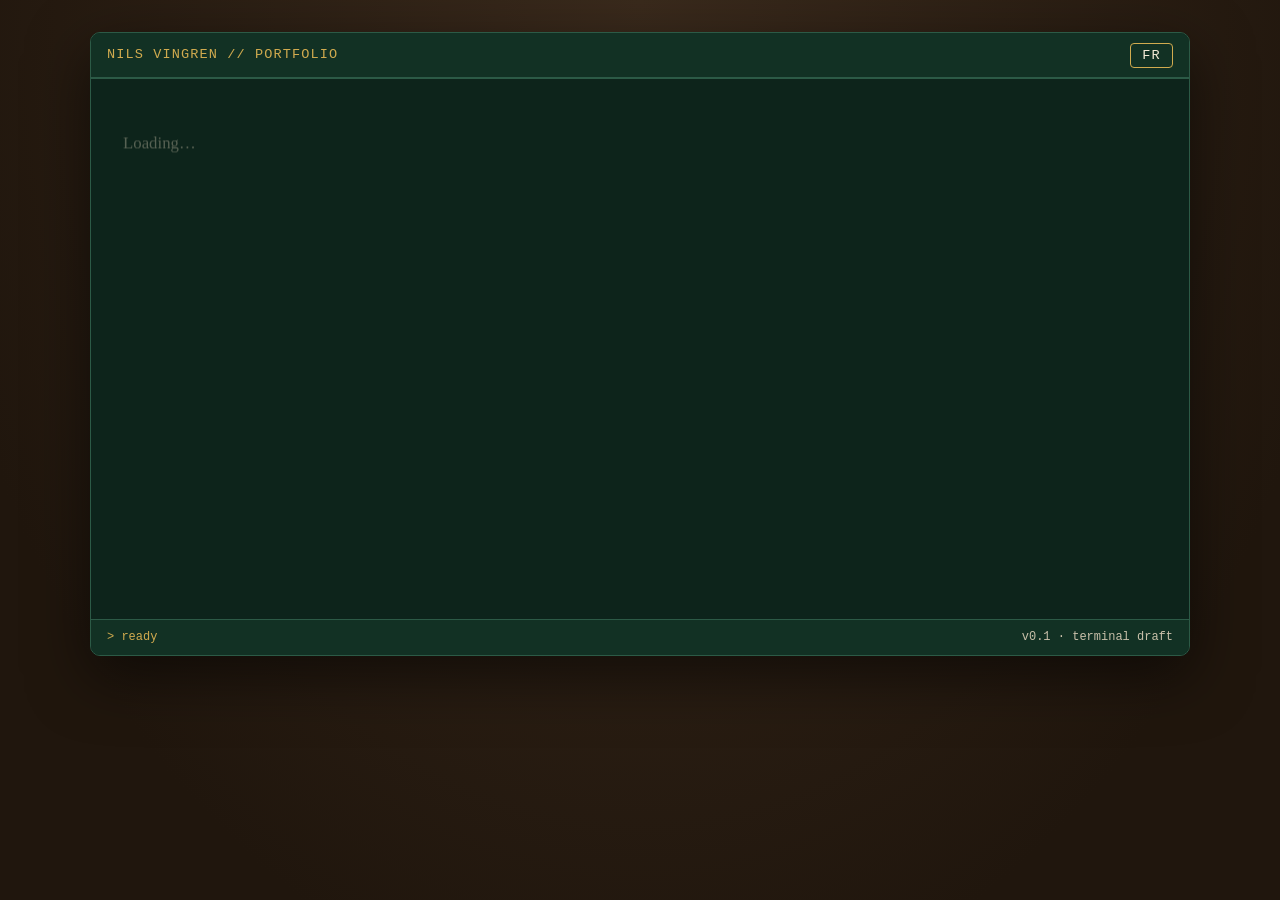
<file: index.html>
<!doctype html>
<html lang="en">
<head>
  <meta charset="utf-8">
  <meta name="viewport" content="width=device-width, initial-scale=1">
  <title>Nils Vingren — Portfolio</title>
  <meta http-equiv="refresh" content="0; url=portfolio.html">
  <link rel="canonical" href="portfolio.html">
  <!-- Placeholder entry page. The illustrated room will replace this file later;
       until then it forwards to the portfolio. -->
</head>
<body>
  <p><a href="portfolio.html">Continue to the portfolio</a></p>
</body>
</html>
</file>
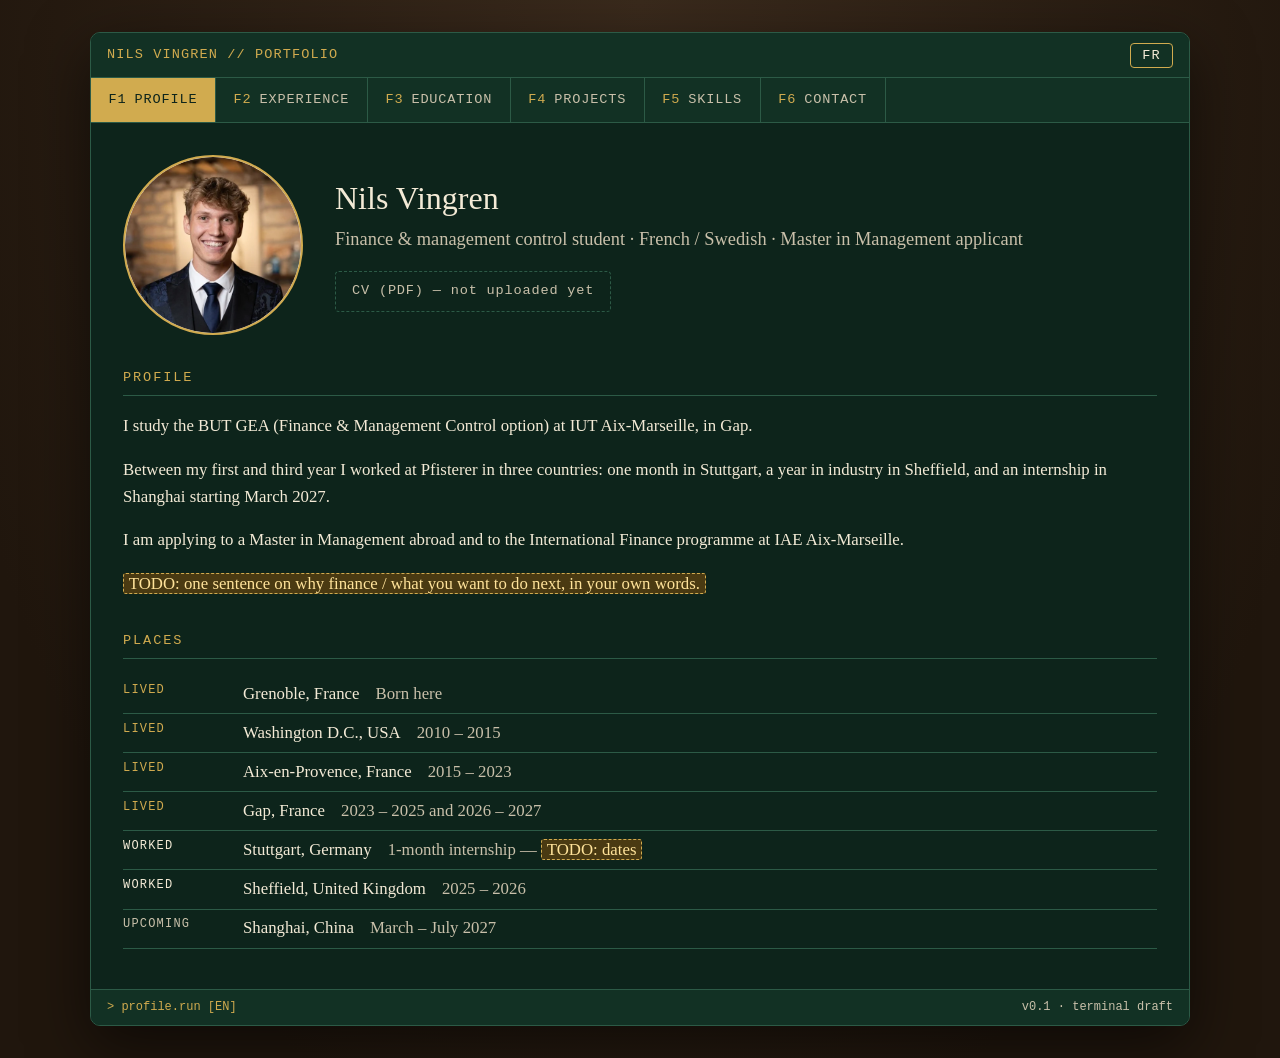
<file: portfolio.html>
<!doctype html>
<html lang="en">
<head>
  <meta charset="utf-8">
  <meta name="viewport" content="width=device-width, initial-scale=1">
  <title>Nils Vingren — Portfolio</title>
  <meta name="description" content="Portfolio of Nils Vingren: finance and management control student, Master in Management applicant.">
  <link rel="stylesheet" href="css/style.css">
</head>
<body>
  <a class="skip" href="#content" id="skip-link">Skip to content</a>

  <div class="terminal">
    <header class="bar">
      <div class="bar-title" id="terminal-title">NILS VINGREN // PORTFOLIO</div>
      <button class="lang" id="lang-btn" type="button" aria-label="Passer en français">FR</button>
    </header>

    <nav class="tabs" id="tabs" role="tablist" aria-label="Sections"></nav>

    <main id="content" class="screen" tabindex="-1" role="tabpanel" aria-live="polite">
      <p class="muted" id="loading">Loading…</p>
    </main>

    <footer class="status">
      <span id="status-left">&gt; ready</span>
      <span class="muted">v0.1 · terminal draft</span>
    </footer>
  </div>

  <script src="js/app.js"></script>
</body>
</html>
</file>
<file: css/style.css>
/* Palette: cream, dark green, gold, dark brown.
   Gold is used on dark backgrounds only (contrast). Edit colours here. */
:root {
  --green-900: #0d241b;
  --green-800: #123124;
  --green-700: #1a4332;
  --cream: #f3ead6;
  --cream-dim: #c9c0aa;
  --gold: #d1ab4f;
  --brown: #3a2a1c;
  --line: #2c5a46;
  --todo-bg: #4a3a12;
  --mono: ui-monospace, "SF Mono", "Cascadia Code", Consolas, "Liberation Mono", monospace;
  --serif: Georgia, "Times New Roman", serif;
}

* { box-sizing: border-box; }
html { background: var(--brown); }
body {
  margin: 0;
  min-height: 100vh;
  background: radial-gradient(ellipse at top, var(--brown), #20160d 80%);
  color: var(--cream);
  font-family: var(--serif);
  font-size: 1.05rem;
  line-height: 1.6;
  padding: 2rem 1rem;
}

.skip {
  position: absolute; left: -999px; top: 0;
  background: var(--gold); color: var(--green-900);
  padding: .5rem 1rem; z-index: 10; font-family: var(--mono);
}
.skip:focus { left: 1rem; top: 1rem; }

:focus-visible { outline: 2px solid var(--gold); outline-offset: 2px; }

.terminal {
  max-width: 1100px;
  margin: 0 auto;
  background: var(--green-900);
  border: 1px solid var(--line);
  border-radius: 10px;
  box-shadow: 0 20px 60px rgba(0,0,0,.55);
  overflow: hidden;
}

.bar {
  display: flex; align-items: center; justify-content: space-between;
  padding: .6rem 1rem;
  background: var(--green-800);
  border-bottom: 1px solid var(--line);
  font-family: var(--mono);
  letter-spacing: .08em;
  font-size: .85rem;
}
.bar-title { color: var(--gold); }
.lang {
  font-family: var(--mono); font-size: .85rem; letter-spacing: .08em;
  background: transparent; color: var(--cream);
  border: 1px solid var(--gold); border-radius: 4px;
  padding: .25rem .7rem; cursor: pointer;
}
.lang:hover { background: var(--gold); color: var(--green-900); }

.tabs {
  display: flex; flex-wrap: wrap; gap: 0;
  background: var(--green-800);
  border-bottom: 1px solid var(--line);
  font-family: var(--mono); font-size: .85rem;
}
.tab {
  background: transparent; color: var(--cream-dim);
  border: 0; border-right: 1px solid var(--line);
  padding: .7rem 1.1rem; cursor: pointer;
  font: inherit; letter-spacing: .06em; text-transform: uppercase;
}
.tab .n { color: var(--gold); margin-right: .5rem; }
.tab:hover { color: var(--cream); background: var(--green-700); }
.tab[aria-selected="true"] {
  color: var(--green-900); background: var(--gold);
}
.tab[aria-selected="true"] .n { color: var(--green-900); }

.screen { padding: 2rem 2rem 2.5rem; min-height: 60vh; outline: none; }

h1, h2, h3 { font-weight: normal; margin: 0; }
h1 { font-size: 2rem; color: var(--cream); line-height: 1.2; }
h2 {
  font-family: var(--mono); font-size: .85rem; letter-spacing: .14em;
  text-transform: uppercase; color: var(--gold);
  border-bottom: 1px solid var(--line); padding-bottom: .4rem; margin: 2rem 0 1rem;
}
h2:first-child { margin-top: 0; }
h3 { font-size: 1.25rem; color: var(--cream); }

.muted { color: var(--cream-dim); }
.mono { font-family: var(--mono); font-size: .9rem; }
.lead { font-size: 1.15rem; color: var(--cream-dim); margin: .5rem 0 0; }

.hero { display: flex; gap: 2rem; align-items: center; flex-wrap: wrap; }
.avatar {
  width: 180px; height: 180px; border-radius: 50%;
  border: 2px solid var(--gold); object-fit: cover; background: var(--cream);
}
.hero-text { flex: 1 1 320px; }

.entry { border-left: 2px solid var(--line); padding: .2rem 0 .2rem 1.2rem; margin-bottom: 2rem; }
.entry-head { display: flex; flex-wrap: wrap; gap: .3rem 1rem; align-items: baseline; justify-content: space-between; }
.entry .org { color: var(--gold); font-family: var(--mono); font-size: .9rem; }
.entry .period { font-family: var(--mono); font-size: .85rem; color: var(--cream-dim); }
.entry dl { margin: .8rem 0 0; display: grid; grid-template-columns: 8rem 1fr; gap: .4rem 1rem; }
.entry dt { font-family: var(--mono); font-size: .8rem; letter-spacing: .08em; text-transform: uppercase; color: var(--gold); padding-top: .15rem; }
.entry dd { margin: 0; }
.entry ul, .list { margin: 0; padding-left: 1.1rem; }
.entry li { margin-bottom: .25rem; }

.tag {
  display: inline-block; font-family: var(--mono); font-size: .7rem; letter-spacing: .1em;
  text-transform: uppercase; border: 1px solid var(--gold); color: var(--gold);
  border-radius: 3px; padding: 0 .4rem; margin-left: .6rem; vertical-align: middle;
}

/* Visible placeholder marker. Anything starting with "TODO" in the data files gets this. */
.todo {
  background: var(--todo-bg); color: #ffe39a;
  border: 1px dashed var(--gold); border-radius: 3px; padding: 0 .3rem;
}

.grid { display: grid; grid-template-columns: repeat(auto-fit, minmax(260px, 1fr)); gap: 1rem; }
.card { border: 1px solid var(--line); border-radius: 6px; padding: 1rem; background: var(--green-800); }
.card h3 { font-size: 1.05rem; }
.card p { margin: .4rem 0 0; font-size: .95rem; color: var(--cream-dim); }

.btn {
  display: inline-block; font-family: var(--mono); font-size: .85rem; letter-spacing: .06em;
  background: var(--gold); color: var(--green-900); text-decoration: none;
  padding: .55rem 1rem; border-radius: 4px; margin-top: 1rem;
}
.btn:hover { background: var(--cream); }
.btn[aria-disabled="true"] { background: transparent; color: var(--cream-dim); border: 1px dashed var(--line); cursor: not-allowed; }

a { color: var(--gold); }

.places { list-style: none; padding: 0; margin: 0; }
.places li { display: flex; gap: 1rem; padding: .35rem 0; border-bottom: 1px solid var(--line); flex-wrap: wrap; }
.places .kind { font-family: var(--mono); font-size: .75rem; letter-spacing: .1em; text-transform: uppercase; width: 6.5rem; color: var(--gold); }
.places .kind.worked { color: var(--cream); }
.places .kind.upcoming { color: var(--cream-dim); }

.status {
  display: flex; justify-content: space-between; gap: 1rem; flex-wrap: wrap;
  padding: .5rem 1rem; background: var(--green-800); border-top: 1px solid var(--line);
  font-family: var(--mono); font-size: .75rem; color: var(--gold);
}

@media (max-width: 700px) {
  body { padding: 0; }
  .terminal { border-radius: 0; border-left: 0; border-right: 0; }
  .screen { padding: 1.2rem 1rem 2rem; }
  .tabs { overflow-x: auto; flex-wrap: nowrap; }
  .tab { white-space: nowrap; }
  .entry dl { grid-template-columns: 1fr; }
  .avatar { width: 130px; height: 130px; }
  h1 { font-size: 1.6rem; }
}

@media (prefers-reduced-motion: no-preference) {
  .screen > * { animation: fade .25s ease-out; }
  @keyframes fade { from { opacity: 0; transform: translateY(4px); } to { opacity: 1; transform: none; } }
}
</file>
